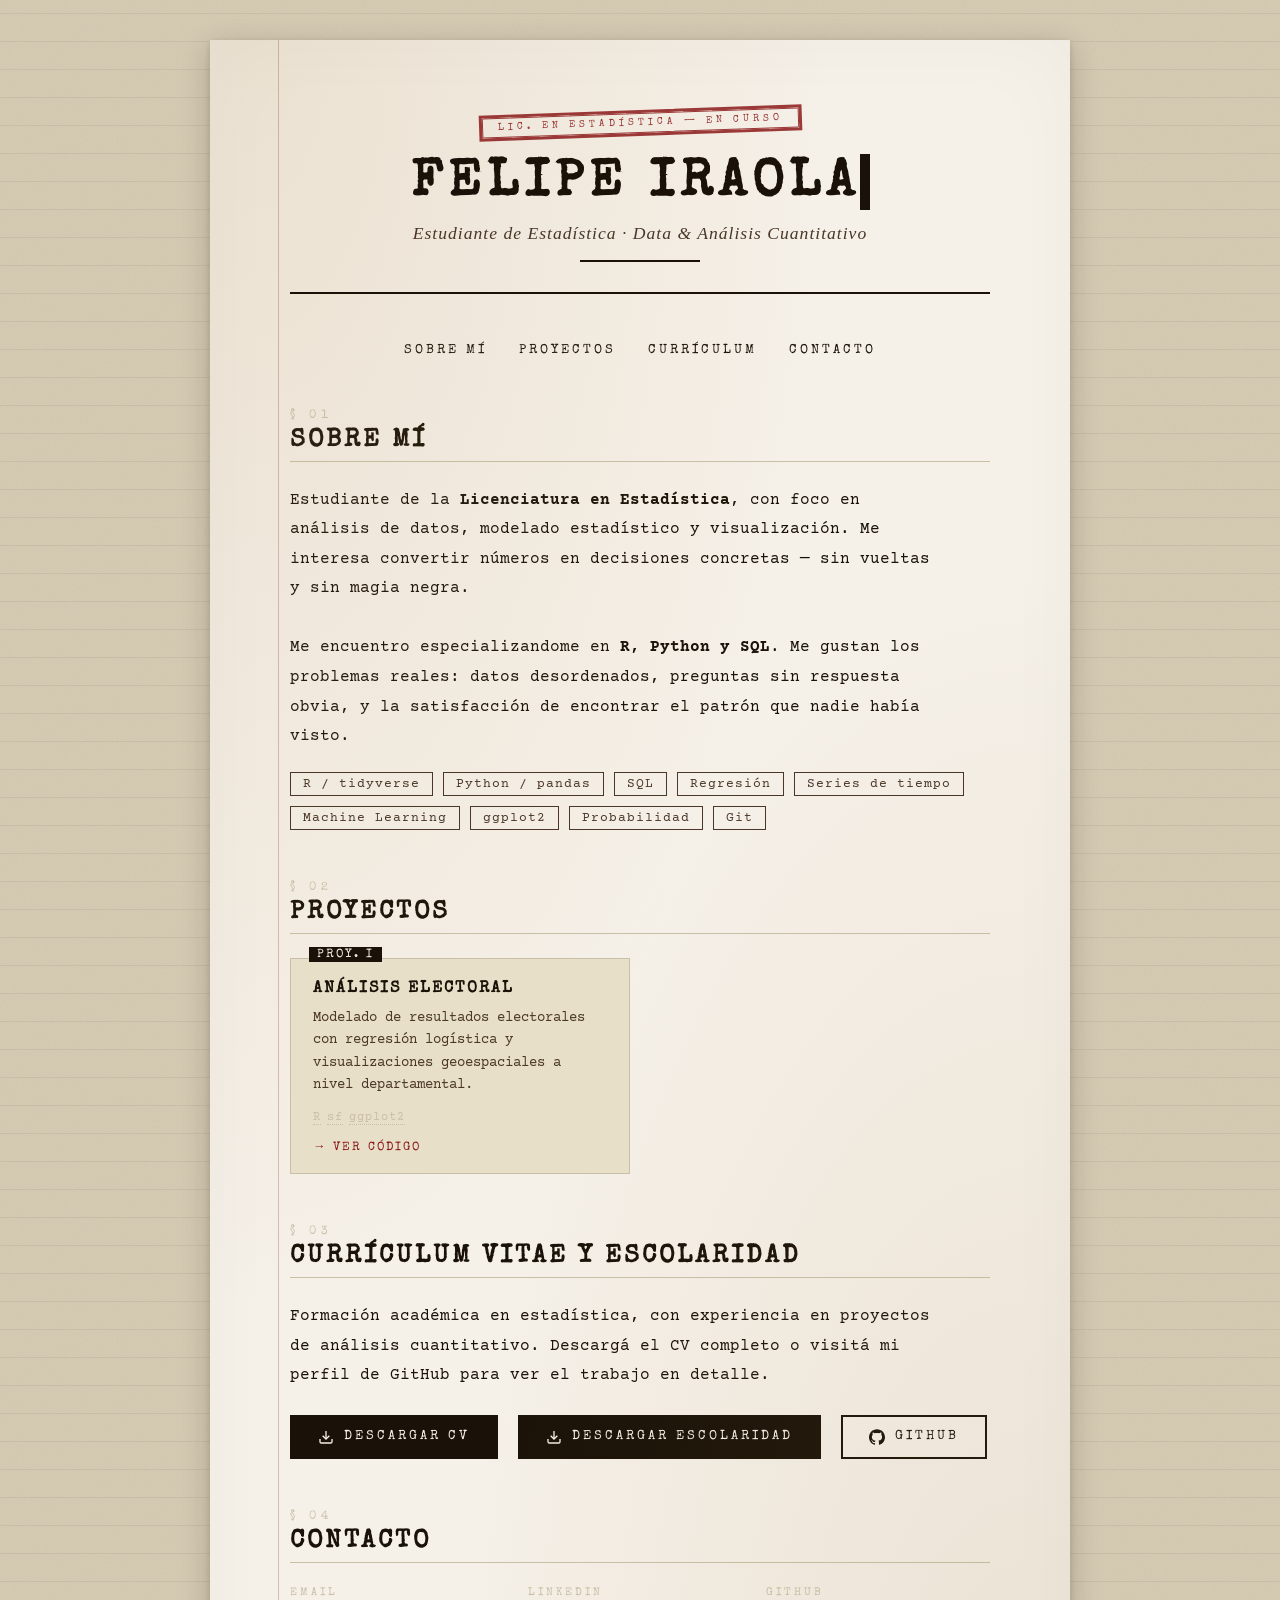
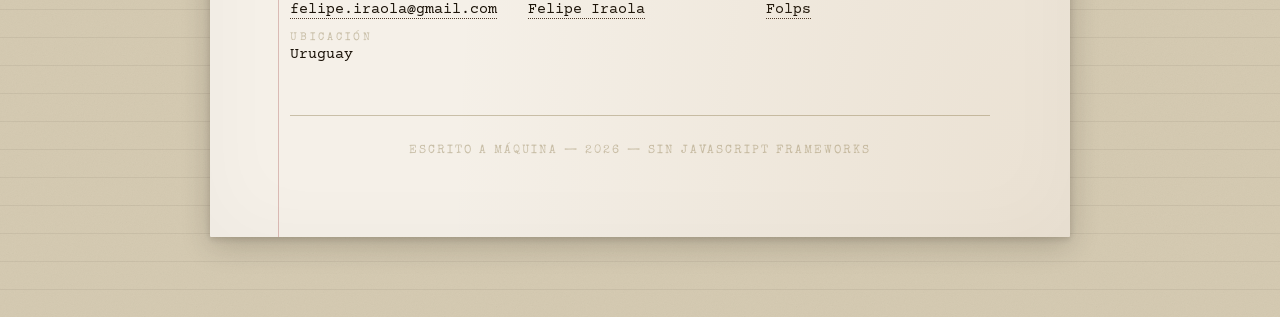
<file: index.html>
<!DOCTYPE html>
<html lang="es">

<head>
  <meta charset="UTF-8" />
  <meta name="viewport" content="width=device-width, initial-scale=1.0" />
  <title>Felipe Iraola — Estadística</title>
  <link
    href="https://fonts.googleapis.com/css2?family=Special+Elite&family=Courier+Prime:ital,wght@0,400;0,700;1,400&family=IM+Fell+English:ital@0;1&display=swap"
    rel="stylesheet" />
  <link src="scripts/style.css">
  <link rel="stylesheet" href="scripts/style.css">

  <script src="scripts/codigo.js" defer></script>



</head>

<body>
  <div class="page">

    <!-- HEADER -->
    <header>
      <div class="stamp-container">
        <div class="stamp">Lic. en Estadística — En curso</div>
      </div>
      <h1>Felipe Iraola<span class="cursor"></span></h1>
      <p class="tagline">Estudiante de Estadística &middot; Data & Análisis Cuantitativo</p>
      <div class="underline-deco"></div>
    </header>

    <!-- NAV -->
    <nav>
      <a href="#sobre-mi">Sobre mí</a>
      <a href="#proyectos">Proyectos</a>
      <a href="#cv">Currículum</a>
      <a href="#contacto">Contacto</a>
    </nav>

    <!-- SOBRE MÍ -->
    <section id="sobre-mi">
      <p class="section-label">§ 01</p>
      <h2>Sobre mí</h2>
      <p class="about-text">
        Estudiante de la <strong>Licenciatura en Estadística</strong>, con foco en
        análisis de datos, modelado estadístico y visualización. Me interesa convertir
        números en decisiones concretas — sin vueltas y sin magia negra.
        <br /><br />
        Me encuentro especializandome en <strong>R, Python y SQL</strong>. Me gustan los problemas reales:
        datos desordenados, preguntas sin respuesta obvia, y la satisfacción de encontrar
        el patrón que nadie había visto.
      </p>
      <div class="skills-grid">
        <span class="skill-chip">R / tidyverse</span>
        <span class="skill-chip">Python / pandas</span>
        <span class="skill-chip">SQL</span>
        <span class="skill-chip">Regresión</span>
        <span class="skill-chip">Series de tiempo</span>
        <span class="skill-chip">Machine Learning</span>
        <span class="skill-chip">ggplot2</span>
        <span class="skill-chip">Probabilidad</span>
        <span class="skill-chip">Git</span>
      </div>
    </section>

    <!-- PROYECTOS -->
    <section id="proyectos">
      <p class="section-label">§ 02</p>
      <h2>Proyectos</h2>
      <div class="projects-grid">

        <div class="project-card" data-num="PROY. I">
          <h3>Análisis Electoral</h3>
          <p>Modelado de resultados electorales con regresión logística y visualizaciones geoespaciales a nivel
            departamental.</p>
          <div class="project-tags">
            <span class="project-tag">R</span>
            <span class="project-tag">sf</span>
            <span class="project-tag">ggplot2</span>
          </div>
          <a href="https://github.com/tuusuario" target="_blank" class="project-link">→ Ver código</a>
        </div>
        <!--
        <div class="project-card" data-num="PROY. II">
          <h3>Predicción de Series de Tiempo</h3>
          <p>Pronóstico de demanda energética usando modelos ARIMA y Prophet, comparando performance con métricas
            estándar.</p>
          <div class="project-tags">
            <span class="project-tag">Python</span>
            <span class="project-tag">statsmodels</span>
            <span class="project-tag">Prophet</span>
          </div>
          <a href="https://github.com/tuusuario" target="_blank" class="project-link">→ Ver código</a>
        </div>

        <div class="project-card" data-num="PROY. III">
          <h3>Dashboard de Indicadores</h3>
          <p>Panel interactivo con indicadores socioeconómicos nacionales, construido con Shiny y datos abiertos del
            gobierno.</p>
          <div class="project-tags">
            <span class="project-tag">R Shiny</span>
            <span class="project-tag">dplyr</span>
            <span class="project-tag">API REST</span>
          </div>
          <a href="https://github.com/tuusuario" target="_blank" class="project-link">→ Ver código</a>
        </div>

        <div class="project-card" data-num="PROY. IV">
          <h3>Trabajo Final de Grado</h3>
          <p>
            <em>En desarrollo.</em> Análisis de [tu tema de tesis] con métodos de [método que usás].
          </p>
          <div class="project-tags">
            <span class="project-tag">En proceso</span>
          </div>
        </div>

      </div>
      -->
    </section>

    <!-- CV -->
    <section id="cv">
      <p class="section-label">§ 03</p>
      <h2>Currículum Vitae y Escolaridad</h2>
      <p class="about-text" style="margin-bottom: 24px;">
        Formación académica en estadística, con experiencia en proyectos de análisis cuantitativo.
        Descargá el CV completo o visitá mi perfil de GitHub para ver el trabajo en detalle.
      </p>
      <div class="cta-row">
        <a href="scripts/CV - Felipe Iraola 2025 ENG.pdf" download class="btn btn-primary">
          <svg viewBox="0 0 24 24" fill="none" stroke="currentColor" stroke-width="2">
            <path d="M21 15v4a2 2 0 0 1-2 2H5a2 2 0 0 1-2-2v-4" />
            <polyline points="7 10 12 15 17 10" />
            <line x1="12" y1="15" x2="12" y2="3" />
          </svg>
          Descargar CV
        </a>
        <a href="scripts/ReporteEscolaridad-DOC4555268(9442786).pdf" download class="btn btn-primary">
          <svg viewBox="0 0 24 24" fill="none" stroke="currentColor" stroke-width="2">
            <path d="M21 15v4a2 2 0 0 1-2 2H5a2 2 0 0 1-2-2v-4" />
            <polyline points="7 10 12 15 17 10" />
            <line x1="12" y1="15" x2="12" y2="3" />
          </svg>
          Descargar Escolaridad
        </a>
        <a href="https://github.com/Folps" target="_blank" class="btn">
          <svg viewBox="0 0 24 24" fill="currentColor">
            <path
              d="M12 .297c-6.63 0-12 5.373-12 12 0 5.303 3.438 9.8 8.205 11.385.6.113.82-.258.82-.577 0-.285-.01-1.04-.015-2.04-3.338.724-4.042-1.61-4.042-1.61C4.422 18.07 3.633 17.7 3.633 17.7c-1.087-.744.084-.729.084-.729 1.205.084 1.838 1.236 1.838 1.236 1.07 1.835 2.809 1.305 3.495.998.108-.776.417-1.305.76-1.605-2.665-.3-5.466-1.332-5.466-5.93 0-1.31.465-2.38 1.235-3.22-.135-.303-.54-1.523.105-3.176 0 0 1.005-.322 3.3 1.23.96-.267 1.98-.399 3-.405 1.02.006 2.04.138 3 .405 2.28-1.552 3.285-1.23 3.285-1.23.645 1.653.24 2.873.12 3.176.765.84 1.23 1.91 1.23 3.22 0 4.61-2.805 5.625-5.475 5.92.42.36.81 1.096.81 2.22 0 1.606-.015 2.896-.015 3.286 0 .315.21.69.825.57C20.565 22.092 24 17.592 24 12.297c0-6.627-5.373-12-12-12" />
          </svg>
          GitHub
        </a>
      </div>
    </section>

    <!-- CONTACTO -->
    <section id="contacto">
      <p class="section-label">§ 04</p>
      <h2>Contacto</h2>
      <div class="contact-grid">
        <div class="contact-item">
          <span class="contact-label">Email</span>
          <span class="contact-val">
            <a href="felipe.iraola@gmail.com">felipe.iraola@gmail.com</a>
          </span>
        </div>
        <div class="contact-item">
          <span class="contact-label">LinkedIn</span>
          <span class="contact-val">
            <a href="https://www.linkedin.com/in/iraolaf" target="_blank">Felipe Iraola</a>
          </span>
        </div>
        <div class="contact-item">
          <span class="contact-label">GitHub</span>
          <span class="contact-val">
            <a href="https://github.com/Folps" target="_blank">Folps</a>
          </span>
        </div>
        <div class="contact-item">
          <span class="contact-label">Ubicación</span>
          <span class="contact-val">Uruguay</span>
        </div>
      </div>
    </section>

    <!-- FOOTER -->
    <footer>
      <p>Escrito a máquina &mdash; <span id="year"></span> &mdash; Sin JavaScript frameworks</p>
    </footer>

  </div>


</body>

</html>
</file>
<file: scripts/style.css>
:root {
        --ink: #1a1208;
        --paper: #f5f0e8;
        --aged: #e8dfc8;
        --faded: #c9bfa8;
        --red: #8b1a1a;
        --accent: #4a3728;
        --shadow: rgba(26, 18, 8, 0.15);
    }

    * {
        margin: 0;
        padding: 0;
        box-sizing: border-box;
    }

    body {
        background-color: #d4c9b0;
        background-image:
            repeating-linear-gradient(0deg, transparent, transparent 27px, rgba(26, 18, 8, 0.06) 27px, rgba(26, 18, 8, 0.06) 28px),
            url("data:image/svg+xml,%3Csvg xmlns='http://www.w3.org/2000/svg' width='300' height='300'%3E%3Cfilter id='noise'%3E%3CfeTurbulence type='fractalNoise' baseFrequency='0.9' numOctaves='4' stitchTiles='stitch'/%3E%3CfeColorMatrix type='saturate' values='0'/%3E%3C/filter%3E%3Crect width='300' height='300' filter='url(%23noise)' opacity='0.08'/%3E%3C/svg%3E");
        font-family: 'Courier Prime', monospace;
        color: var(--ink);
        min-height: 100vh;
        padding: 40px 20px 80px;
    }

    /* Paper sheet */
    .page {
        max-width: 860px;
        margin: 0 auto;
        background: var(--paper);
        box-shadow:
            0 2px 6px var(--shadow),
            0 8px 30px rgba(26, 18, 8, 0.2),
            inset 0 0 80px rgba(26, 18, 8, 0.03);
        border-radius: 1px;
        padding: 70px 80px 80px;
        position: relative;
        overflow: hidden;
    }

    /* Paper texture + edge stain */
    .page::before {
        content: '';
        position: absolute;
        inset: 0;
        background:
            radial-gradient(ellipse at 5% 0%, rgba(180, 140, 80, 0.15) 0%, transparent 50%),
            radial-gradient(ellipse at 95% 100%, rgba(160, 120, 60, 0.12) 0%, transparent 50%);
        pointer-events: none;
    }

    /* Left margin line */
    .page::after {
        content: '';
        position: absolute;
        left: 68px;
        top: 0;
        bottom: 0;
        width: 1px;
        background: rgba(139, 26, 26, 0.25);
    }

    /* Header */
    header {
        text-align: center;
        margin-bottom: 50px;
        padding-bottom: 30px;
        border-bottom: 2px solid var(--ink);
        position: relative;
    }

    .stamp-container {
        display: flex;
        justify-content: center;
        margin-bottom: 18px;
    }

    .stamp {
        border: 3px solid var(--red);
        color: var(--red);
        font-family: 'Special Elite', cursive;
        font-size: 10px;
        letter-spacing: 4px;
        text-transform: uppercase;
        padding: 5px 16px;
        transform: rotate(-2deg);
        opacity: 0.85;
        box-shadow: inset 0 0 0 1px var(--red);
    }

    h1 {
        font-family: 'Special Elite', cursive;
        font-size: 3.2rem;
        letter-spacing: 6px;
        text-transform: uppercase;
        line-height: 1;
        margin-bottom: 12px;
        color: var(--ink);
    }

    .tagline {
        font-family: 'IM Fell English', serif;
        font-style: italic;
        font-size: 1.1rem;
        color: var(--accent);
        letter-spacing: 1px;
        margin-bottom: 8px;
    }

    .underline-deco {
        width: 120px;
        height: 2px;
        background: var(--ink);
        margin: 16px auto 0;
    }

    /* Nav / quick links */
    nav {
        display: flex;
        justify-content: center;
        gap: 32px;
        margin-bottom: 50px;
        flex-wrap: wrap;
    }

    nav a {
        font-family: 'Special Elite', cursive;
        font-size: 0.82rem;
        letter-spacing: 3px;
        text-transform: uppercase;
        color: var(--ink);
        text-decoration: none;
        border-bottom: 1px solid transparent;
        transition: border-color 0.2s, color 0.2s;
        padding-bottom: 2px;
    }

    nav a:hover {
        color: var(--red);
        border-color: var(--red);
    }

    /* Sections */
    section {
        margin-bottom: 52px;
    }

    .section-label {
        font-family: 'Special Elite', cursive;
        font-size: 0.72rem;
        letter-spacing: 5px;
        text-transform: uppercase;
        color: var(--faded);
        margin-bottom: 8px;
    }

    h2 {
        font-family: 'Special Elite', cursive;
        font-size: 1.55rem;
        letter-spacing: 3px;
        text-transform: uppercase;
        color: var(--ink);
        border-bottom: 1px solid var(--faded);
        padding-bottom: 8px;
        margin-bottom: 24px;
    }

    /* About */
    .about-text {
        font-family: 'Courier Prime', monospace;
        font-size: 1rem;
        line-height: 1.85;
        max-width: 640px;
        color: var(--ink);
    }

    .about-text strong {
        font-weight: 700;
    }

    /* Skills chips */
    .skills-grid {
        display: flex;
        flex-wrap: wrap;
        gap: 10px;
        margin-top: 20px;
    }

    .skill-chip {
        font-family: 'Courier Prime', monospace;
        font-size: 0.82rem;
        border: 1px solid var(--accent);
        padding: 4px 12px;
        letter-spacing: 1px;
        color: var(--accent);
        background: transparent;
        position: relative;
    }

    /* Projects */
    .projects-grid {
        display: grid;
        grid-template-columns: repeat(auto-fill, minmax(260px, 1fr));
        gap: 20px;
    }

    .project-card {
        border: 1px solid var(--faded);
        padding: 22px 22px 18px;
        background: var(--aged);
        position: relative;
        transition: transform 0.15s, box-shadow 0.15s;
        cursor: default;
    }

    .project-card:hover {
        transform: translateY(-3px) rotate(0.3deg);
        box-shadow: 3px 6px 18px var(--shadow);
    }

    .project-card::before {
        content: attr(data-num);
        position: absolute;
        top: -12px;
        left: 18px;
        background: var(--ink);
        color: var(--paper);
        font-family: 'Special Elite', cursive;
        font-size: 0.72rem;
        padding: 2px 8px;
        letter-spacing: 2px;
    }

    .project-card h3 {
        font-family: 'Special Elite', cursive;
        font-size: 1rem;
        letter-spacing: 2px;
        text-transform: uppercase;
        margin-bottom: 10px;
        color: var(--ink);
    }

    .project-card p {
        font-size: 0.88rem;
        line-height: 1.6;
        color: var(--accent);
        margin-bottom: 14px;
    }

    .project-tags {
        display: flex;
        flex-wrap: wrap;
        gap: 6px;
    }

    .project-tag {
        font-size: 0.72rem;
        font-family: 'Courier Prime', monospace;
        letter-spacing: 1px;
        color: var(--faded);
        border-bottom: 1px dotted var(--faded);
    }

    .project-link {
        display: inline-block;
        margin-top: 14px;
        font-size: 0.78rem;
        letter-spacing: 2px;
        text-transform: uppercase;
        font-family: 'Special Elite', cursive;
        color: var(--red);
        text-decoration: none;
    }

    .project-link:hover {
        text-decoration: underline;
    }

    /* CTA buttons */
    .cta-row {
        display: flex;
        gap: 20px;
        flex-wrap: wrap;
        align-items: center;
        margin-top: 8px;
    }

    .btn {
        display: inline-flex;
        align-items: center;
        gap: 10px;
        font-family: 'Special Elite', cursive;
        font-size: 0.82rem;
        letter-spacing: 3px;
        text-transform: uppercase;
        text-decoration: none;
        padding: 12px 26px;
        border: 2px solid var(--ink);
        color: var(--ink);
        background: transparent;
        transition: background 0.2s, color 0.2s;
        cursor: pointer;
    }

    .btn:hover {
        background: var(--ink);
        color: var(--paper);
    }

    .btn-primary {
        background: var(--ink);
        color: var(--paper);
    }

    .btn-primary:hover {
        background: var(--accent);
        border-color: var(--accent);
    }

    .btn svg {
        width: 16px;
        height: 16px;
        flex-shrink: 0;
    }

    /* Contact */
    .contact-grid {
        display: grid;
        grid-template-columns: repeat(auto-fill, minmax(200px, 1fr));
        gap: 14px;
    }

    .contact-item {
        display: flex;
        flex-direction: column;
        gap: 3px;
    }

    .contact-label {
        font-family: 'Special Elite', cursive;
        font-size: 0.68rem;
        letter-spacing: 3px;
        text-transform: uppercase;
        color: var(--faded);
    }

    .contact-val {
        font-size: 0.92rem;
        color: var(--ink);
    }

    .contact-val a {
        color: var(--ink);
        text-decoration: none;
        border-bottom: 1px dotted var(--accent);
    }

    .contact-val a:hover {
        color: var(--red);
        border-color: var(--red);
    }

    /* Footer */
    footer {
        text-align: center;
        border-top: 1px solid var(--faded);
        padding-top: 28px;
        margin-top: 10px;
    }

    footer p {
        font-size: 0.76rem;
        letter-spacing: 2px;
        color: var(--faded);
        font-family: 'Special Elite', cursive;
        text-transform: uppercase;
    }

    /* Typewriter cursor blink */
    .cursor {
        display: inline-block;
        width: 10px;
        height: 1.1em;
        background: var(--ink);
        vertical-align: text-bottom;
        animation: blink 1s step-end infinite;
    }

    @keyframes blink {

        0%,
        100% {
            opacity: 1;
        }

        50% {
            opacity: 0;
        }
    }

    /* Fade-in on load */
    .page {
        animation: fadeIn 0.6s ease both;
    }

    @keyframes fadeIn {
        from {
            opacity: 0;
            transform: translateY(12px);
        }

        to {
            opacity: 1;
            transform: translateY(0);
        }
    }

    /* Responsive */
    @media (max-width: 600px) {
        .page {
            padding: 40px 28px 50px;
        }

        .page::after {
            display: none;
        }

        h1 {
            font-size: 2.2rem;
            letter-spacing: 4px;
        }

        nav {
            gap: 18px;
        }
    }
</file>
